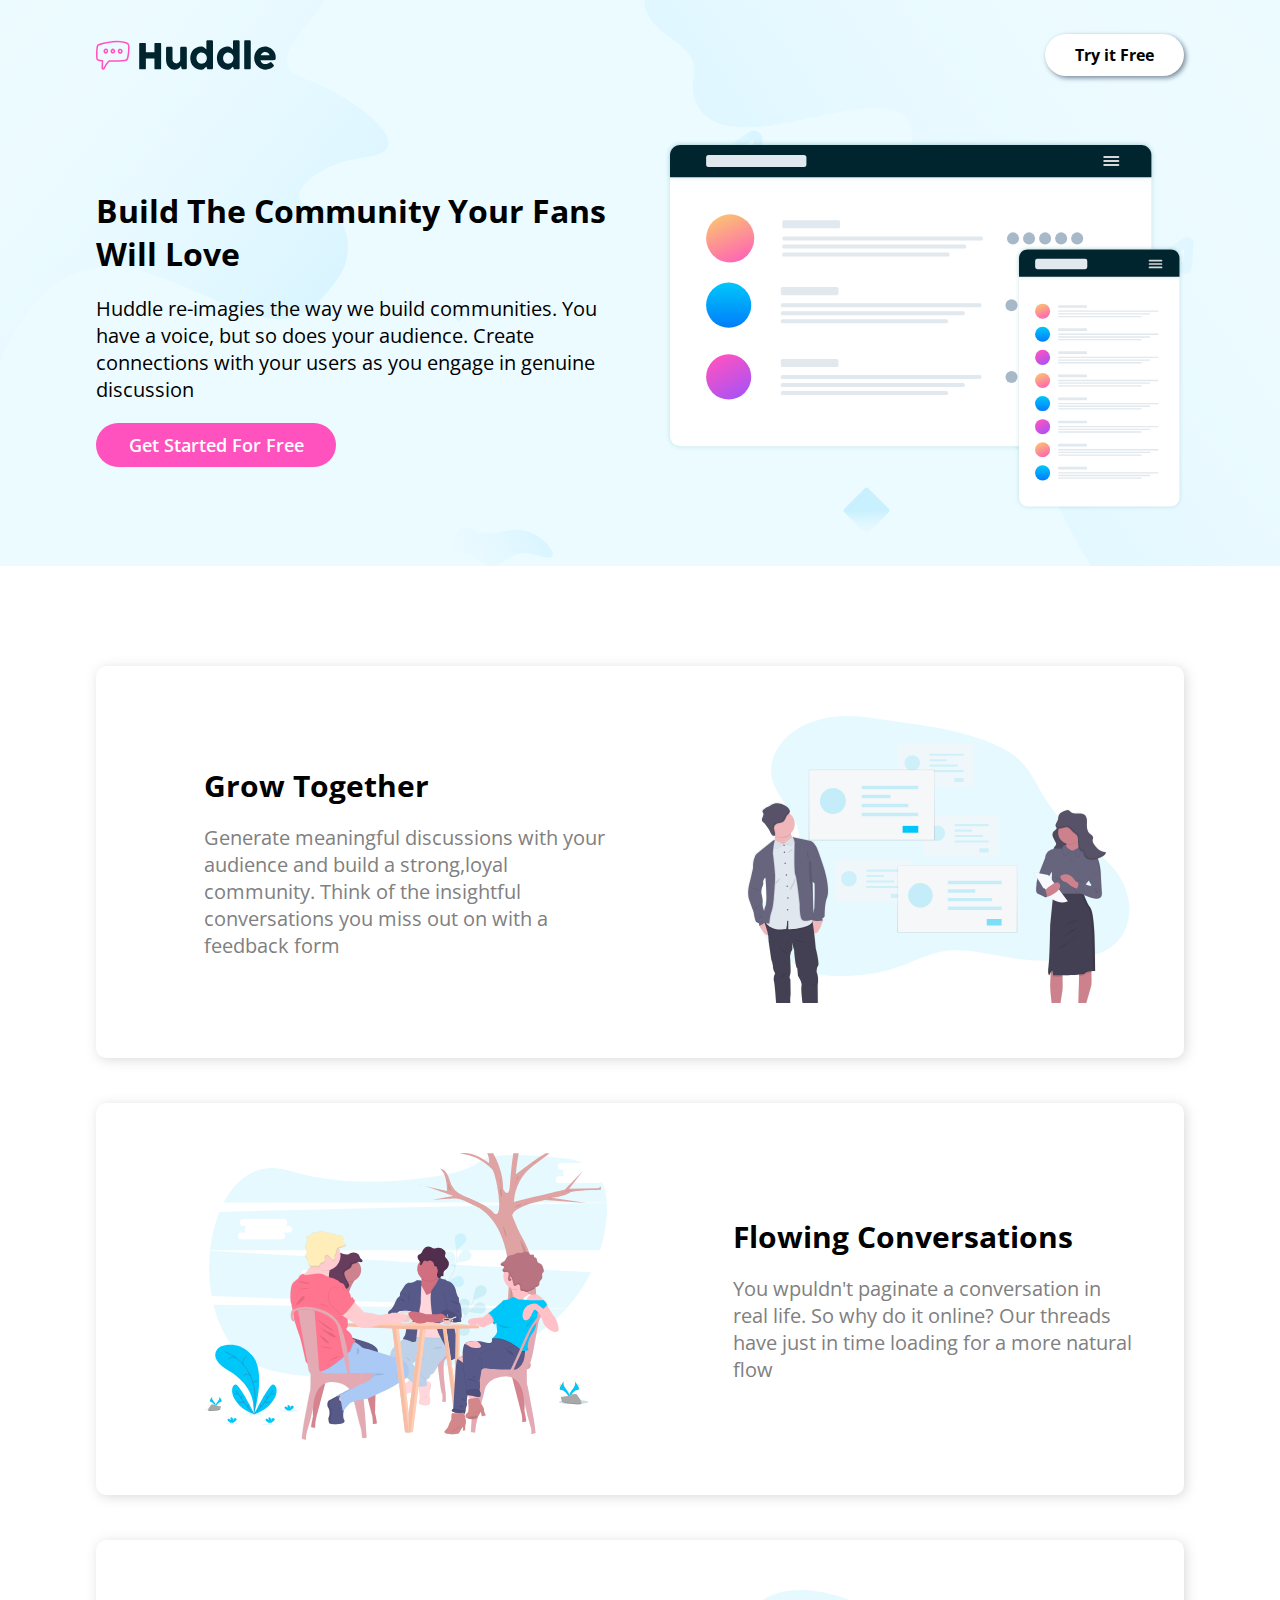
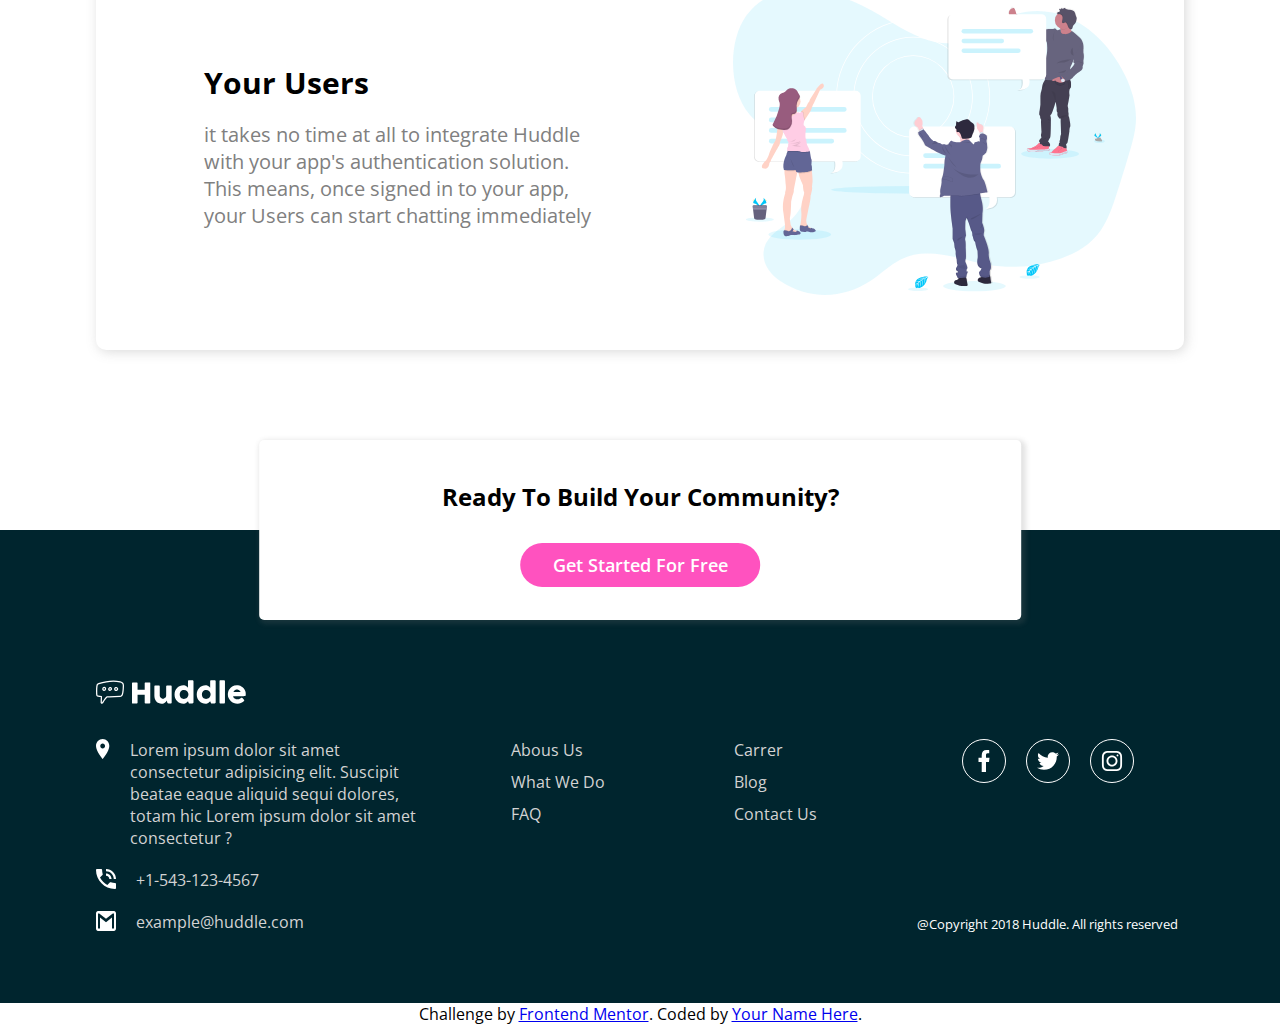
<file: huddle-landing-page-with-alternating-feature-blocks-master/index.html>
<!DOCTYPE html>
<html lang="en">

<head>
  <meta charset="UTF-8" />
  <meta name="viewport" content="width=device-width, initial-scale=1.0" />
  <!-- displays site properly based on user's device -->
  <link rel="icon" type="image/png" sizes="32x32" href="./images/favicon-32x32.png" />
  <link rel="stylesheet" href="./index.css" />
  <title>
    Frontend Mentor | Huddle landing page with alternating feature blocks
  </title>
</head>
<body>
  <div class="mainContainer">
    <div class="heroSection">
      <div class="divisionMargin">
        <div class="topHeader">
          <img src="images/logo.svg" alt="" class="logo" />
          <button class="btn">Try it Free</button>
        </div>
        <div class="heroBody">
          <div class="heroLeftPart">
            <h1>Build The Community Your Fans Will Love</h1>
            <p>
              Huddle re-imagies the way we build communities. You have a
              voice, but so does your audience. Create connections with your
              users as you engage in genuine discussion
            </p>
            <button class="heroBtn">Get Started For Free</button>
          </div>
          <div class="heroRightPart">
            <img src="images/illustration-mockups.svg" alt="hero svg" />
          </div>
        </div>
      </div>
    </div>
    <div class="sectionContainer">
      <div class="section1 divisionMargin">
        <div class="sectionLeft">
          <h1>Grow Together</h1>
          <p>
            Generate meaningful discussions with your audience and build a
            strong,loyal community. Think of the insightful conversations you
            miss out on with a feedback form
          </p>
        </div>
        <div class="sectionRight">
          <img src="images/illustration-grow-together.svg" alt="Grow svg" />
        </div>
      </div>
      <div class="section2 divisionMargin arrange-reverse">
        <div class="sectionLeft">
          <h1>Flowing Conversations</h1>
          <p>
            You wpuldn't paginate a conversation in real life. So why do it
            online? Our threads have just in time loading for a more natural
            flow
          </p>
        </div>
        <div class="sectionRight">
          <img src="images/illustration-flowing-conversation.svg" alt="flow svg" />
        </div>
      </div>

      <div class="section3 divisionMargin">
        <div class="sectionLeft">
          <h1>Your Users</h1>
          <p>
            it takes no time at all to integrate Huddle with your app's
            authentication solution. This means, once signed in to your app,
            your Users can start chatting immediately
          </p>
        </div>
        <div class="sectionRight">
          <img src="images/illustration-your-users.svg" alt="app svg" />
        </div>
      </div>
    </div>
    <div class="modalTopMargin"></div>
    <div class="bottomModal divisionMargin">
      <div class="ChildBottom">
        <h2>Ready To Build Your Community?</h2>
        <button class="heroBtn">Get Started For Free</button>
      </div>
    </div>
    <footer class="footer">
      <div class="divisionMargin">
        <img src="./images/whitelogo.svg" alt="" class="footerLogo" />
      </div>

      <div class="footerContainer divisionMargin">
        <div class="huddle-info">
          <div class="footerAddress">
            <img src="./images/icon-location.svg" alt="loc svg" />
            <p>
              Lorem ipsum dolor sit amet consectetur adipisicing elit.
              Suscipit beatae eaque aliquid sequi dolores, totam hic Lorem
              ipsum dolor sit amet consectetur ?
            </p>
          </div>
          <div class="footerAddress">
            <img src="./images/icon-phone.svg" alt="phone svg" />
            <p>+1-543-123-4567</p>
          </div>
          <div class="footerAddress">
            <img src="./images/icon-email.svg" alt="email svg" />
            <p>example@huddle.com</p>
          </div>
        </div>
        <div class="footerLinks">
          <a href="">Abous Us</a>

          <a href="">What We Do</a>

          <a href="">FAQ</a>
        </div>
        <div class="footerLinks">
          <a href="">Carrer</a>

          <a href="">Blog</a>

          <a href="">Contact Us</a>
        </div>
        <div class="footerS3">
          <div class="socialIcons">
            <div class="roundIcon">
              <img src="./images/facebook-176-svgrepo-com.svg" alt="fb svg" />
            </div>
            <div class="roundIcon">
              <img src="./images/twitter-154-svgrepo-com.svg" alt="twitter svg" />
            </div>
            <div class="roundIcon">
              <img src="./images/instagram-svgrepo-com.svg" alt="insta svg" />
            </div>
          </div>
          <div class="copyRight">
            <p>@Copyright 2018 Huddle. All rights reserved</p>
          </div>
        </div>
      </div>
    </footer>
    <footer style="text-align:center;">
      <p class="attribution">
        Challenge by <a href="https://www.frontendmentor.io?ref=challenge" target="_blank">Frontend Mentor</a>.
        Coded by <a href="#">Your Name Here</a>.
      </p>
    </footer>
  </div>

</body>

</html>
</file>
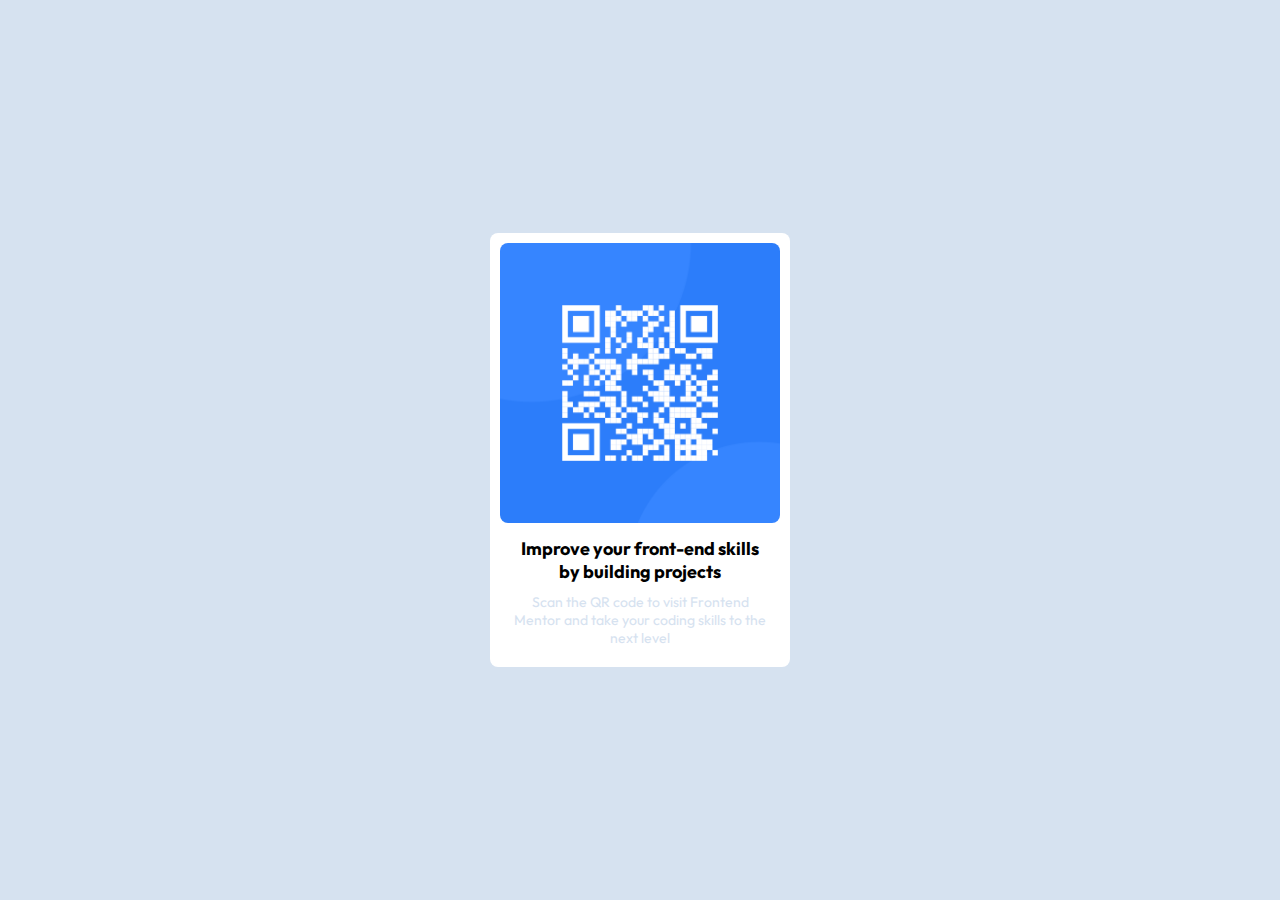
<file: qr-code-component-main/index.html>
<!DOCTYPE html>
<html lang="en">

<head>
  <meta charset="UTF-8">
  <meta name="viewport" content="width=device-width, initial-scale=1.0">
  <!-- displays site properly based on user's device -->
  <link rel="stylesheet" href="./index.css">
  <link rel="icon" type="image/png" sizes="32x32" href="./images/favicon-32x32.png">

  <title>Frontend Mentor | QR code component</title>

</head>

<body>
  <div class="mainContainer">
    <div class="qrBoxContainer">
      <div class="qrImageContainer">
        <img src="images/image-qr-code.png" alt="qrcode" class="qrCodeImage">
      </div>
      <div class="textContainer">
        <p class="head1">Improve your front-end skills by building projects</p>
        <p class="head2">Scan the QR code to visit Frontend Mentor and take your coding skills to the next level</p>

      </div>

    </div>
  </div>

</body>

</html>
</file>
<file: huddle-landing-page-with-alternating-feature-blocks-master/index.css>
@import url("https://fonts.googleapis.com/css2?family=Poppins:wght@600&display=swap");
@import url("https://fonts.googleapis.com/css2?family=Open+Sans:wght@400;700&family=Poppins:wght@600&display=swap");

/* font-family: 'Open Sans', sans-serif;
font-family: 'Poppins', sans-serif; */

/* font-family: 'Open Sans', sans-serif;
font-family: 'Poppins', sans-serif; */
* {
  padding: 0;
  margin: 0;
  box-sizing: border-box;
  font-family: "Open Sans", sans-serif;
}

.mainContainer {
  width: 100%;
  height: 100%;
  overflow-x: hidden;
}

.divisionMargin {
  width: 85%;
  margin: 0 auto;
  position: relative;
}

.heroSection {
  background-image: url(images/bg-hero-desktop.svg);
  background-size: cover;
  background-color: hsl(193, 100%, 96%);
  background-repeat: repeat-x;
  width: 100%;
  padding: 20px 0 50px 0;
  /* height:80vh; */
}

.topHeader {
  width: 100%;
  height: 70px;
  display: flex;
  justify-content: space-between;
  align-items: center;
}

.logo {
  width: 180px;
}

.btn {
  font-size: 16px;
  font-weight: bold;
  border: none;
  border-radius: 50px;
  padding: 10px 30px;
  background-color: white;
  box-shadow: 2px 2px 5px 0 lightslategrey;
}

.heroBody {
  width: 100%;
  display: flex;
  align-items: center;
  gap: 50px;
  margin-top: 50px;
}

.heroLeftPart {
  width: 50%;
  display: flex;
  flex-direction: column;
  justify-content: start;
}

.heroLeftPart p {
  margin: 20px 0 20px 0;
  font-size: 20px;
  font-family: "Open Sans", sans-serif;
}

.heroRightPart {
  width: 50%;
}

.heroRightPart img {
  width: 100%;
}

.heroBtn {
  width: 15rem;
  background-color: hsl(322, 100%, 66%);
  padding: 10px 0;
  border: none;
  border-radius: 50px;
  color: white;
  font-size: 18px;
  font-weight: 600;
}
.heroBtn:hover {
  background-color: hsla(320, 100%, 60%, 0.692);
}

.sectionContainer {
  margin: 100px auto;
}

.section1,
.section2,
.section3 {
  display: flex;
  align-items: center;
  justify-content: space-around;
  gap: 50px;
  /* border: 5px solid hsl(0, 0%, 95%); */
  border-radius: 10px;
  padding: 50px 10px 50px 70px;
  margin: 45px auto;
  box-shadow: 2px 2px 12px 0px rgba(137, 137, 137, 0.3);
}

.arrange-reverse {
  flex-direction: row-reverse;
}

.sectionLeft {
  width: 40%;
}

.sectionLeft h1 {
  font-size: 30px;
}

.sectionLeft p {
  font-size: 20px;
  margin-top: 18px;
  color: grey;
}

.sectionRight {
  width: 40%;
  height: 40%;
}

.sectionRight img {
  width: 100%;
  height: 100%;
  object-fit: cover;
}

.modalTopMargin {
  height: 80px;
}

.bottomModal {
  position: relative;
}

.ChildBottom {
  width: 70%;
  height: 180px;
  background-color: white;
  box-shadow: 2px 2px 5px 2px rgba(116, 116, 116, 0.2);
  border-radius: 5px;
  padding: 40px 15px;
  position: absolute;
  top: 50%;
  left: 50%;
  transform: translate(-50%, -50%);
  text-align: center;
}

.ChildBottom button {
  margin-top: 30px;
}

.footer {
  background-color: hsl(192, 100%, 9%);
  color: white;
  padding: 150px 0 50px 0;
}

.footerContainer {
  display: grid;
  grid-template-columns: 30% 15% 15% 25%;
  justify-content: space-between;
  gap: 20px;
}
.huddle-info {
  width: 100%;
}
.footerLinks {
  margin: 20px auto;
  display: flex;
  flex-direction: column;
}
.footerS3 {
  margin: 20px auto;
  display: flex;
  flex-direction: column;
  justify-content: space-between;
}

.footerLinks a {
  font-size: 12 px;
  color: lightgrey;
  text-decoration: none;
  margin-bottom: 10px;
}

.footerLogo {
  max-width: 150px;
  margin-bottom: 10px;
}

.footerAddress {
  width: 100%;
  display: flex;
  align-items: flex-start;
  column-gap: 20px;
  color: lightgrey;
  margin: 20px auto;
}

.footerAddress img {
  width: 20px;
  height: 20px;
  object-fit: center;
}

.footerLinks a {
  font-size: 12 px;
  color: lightgrey;
  text-decoration: none;
}

.socialIcons {
  display: flex;
  justify-content: center;
  gap: 20px;
}
.roundIcon {
  border: 1px solid white;
  display: flex;
  border-radius: 50px;
  justify-content: center;
  align-items: center;
  padding: 10px;
}
.socialIcons img {
  width: 22px;
  height: 22px;
}
.copyRight p {
  font-size: 13px;
  margin-top: 20px;
  text-align: center;
}

@media (max-width: 600px) {
  .divisionMargin {
    width: 90%;
    margin: 0 auto;
    position: relative;
  }
  .logo {
    width: 120px;
  }

  .heroBody {
    display: flex;
    flex-direction: column;
    justify-content: center;
  }

  .heroBtn {
    margin: 0 auto;
  }

  .heroLeftPart {
    text-align: center;
    width: 90%;
  }

  .heroLeftPart h1 {
    font-size: 30px;
  }

  .heroLeftPart p {
    font-size: 20px;
  }

  .heroRightPart {
    text-align: center;
    width: 90%;
  }

  .section1,
  .section2,
  .section3 {
    flex-direction: column-reverse;
    padding: 20px 20px;
    margin-bottom: 50px;
    border-color: white;
    border: 2px solid rgba(242, 242, 242, 0.5);
    box-shadow: 2px 2px 12px 0px rgba(137, 137, 137, 0.3);
  }

  .sectionRight,
  .sectionLeft {
    width: 85%;
    text-align: center;
  }

  .sectionLeft h1 {
    font-size: 30px;
  }

  .sectionLeft p {
    font-size: 18px;
  }

  .ChildBottom {
    width: 95%;
    height: 200px;
    display: flex;
    flex-direction: column;
    text-align: center;
    justify-content: center;
  }

  .ChildBottom h2 {
    font-size: 28px;
  }

  .huddle-info {
    margin-bottom: 20px;
  }
  .footerContainer {
    width: 90%;
    display: grid;
    grid-template-columns: 2fr;
    justify-content: none;
    gap: 0;
  }
  .footerLogo {
    margin-left: 1%;
  }
  .footerLinks {
    width: 100%;
    margin: 0;
    padding: 0;
  }

  .footerLinks a {
    width: 100%;
    margin: 10px auto;
    color: white;
    text-align: start;
    font-size: 18px;
  }
  .footerS3 {
    margin-top: 50px;
  }
}

@media (max-width: 300px) {
  .logo {
    max-width: 100px;
  }
  .btn {
    width: 40%;
    font-size: 14px;
    padding: 10px 0;
  }
  .heroBtn {
    font-size: 12px;
    width: 10rem;
  }
  .sectionLeft {
    width: 100%;
  }
  .sectionLeft h1{
     font-size: 25px;
    width: auto;
    text-wrap: wrap;
    overflow-wrap: break-word;
  }
  .sectionRight {
    width: auto;
    text-wrap: wrap;
    overflow-wrap: break-word;
  }
}
</file>
<file: qr-code-component-main/index.css>
@import url('https://fonts.googleapis.com/css2?family=Outfit:wght@400;700&display=swap');


* {
    padding: 0;
    margin: 0;
    font-family: 'Outfit', sans-serif;
    box-sizing: border-box;
}

.mainContainer {
    background-color: hsl(212, 45%, 89%);
    width: 100%;
    height: 100vh;
    margin: auto;
    display: flex;
    justify-content: center;
    align-items: center;
}

.qrBoxContainer {
    max-width: 300px;
    background-color: hsl(0, 0%, 100%);
    border-radius: 8px;
    text-align: center;
    padding: 10px;
}

.qrImageContainer {
    width: 100%;
    border-radius: 8px;
    margin: 0 auto;
}

.qrCodeImage {
    width: 100%;
    border-radius: 8px;
}

.textContainer {
    width: 90%;
    margin: 0 auto;
}

.qrBoxContainer .head1 {
    font-size: 18px;
    font-weight: 700;
    margin: 10px 0;

}

.qrBoxContainer .head2 {
    font-size: 14px;
    font-weight: 400;
    color: hsl(212, 45%, 89%);
    margin-bottom: 10px;
}

@media (max-width:450px) {
    .qrBoxContainer {
        max-width: 90%;
        background-color: hsl(0, 0%, 100%);
        border-radius: 8px;
        text-align: center;
        padding: 10px;
    }

    .textContainer {
        width: 90%;
        margin: 0 auto;
    }

    .qrBoxContainer .head1 {
        font-size: 22px;
        font-weight: 700;
        margin: 15px 0;
    }

    .qrBoxContainer .head2 {
        font-size: 16px;
        margin-bottom: 15px;
    }
}
</file>
